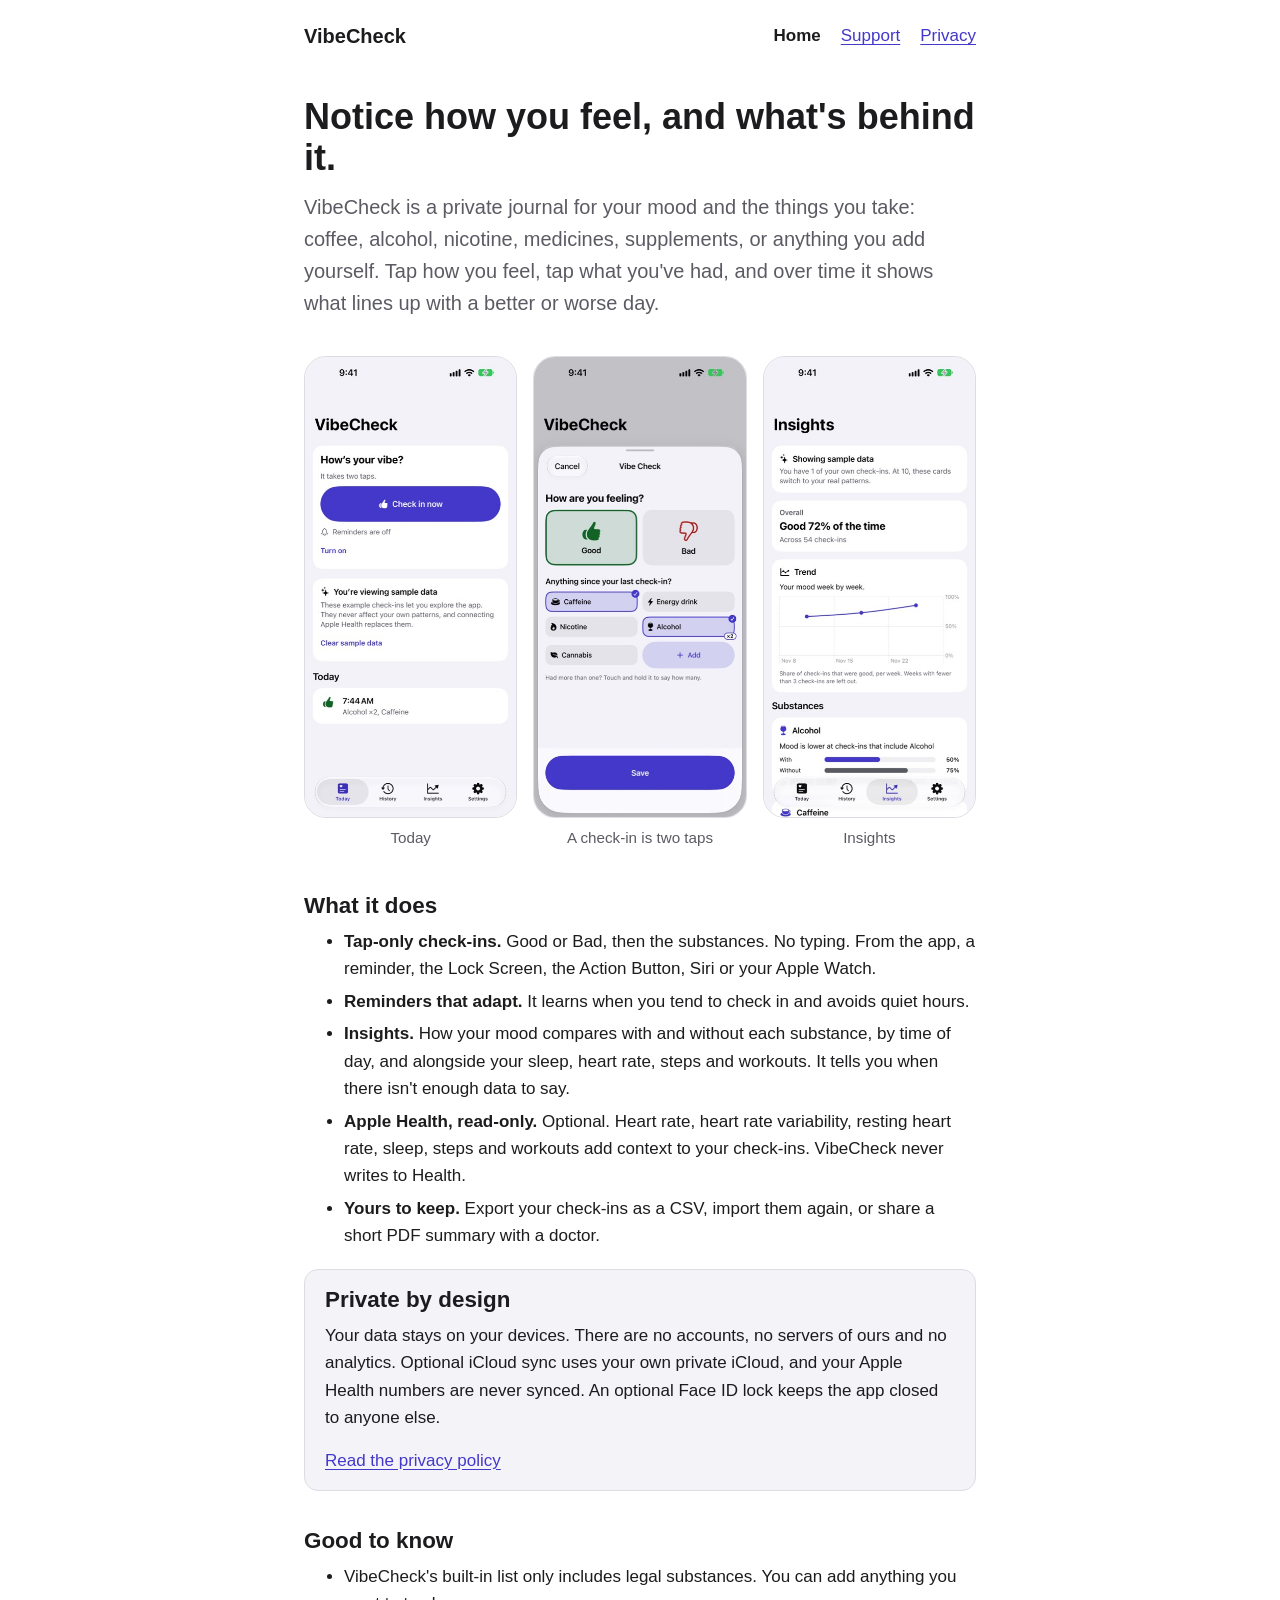
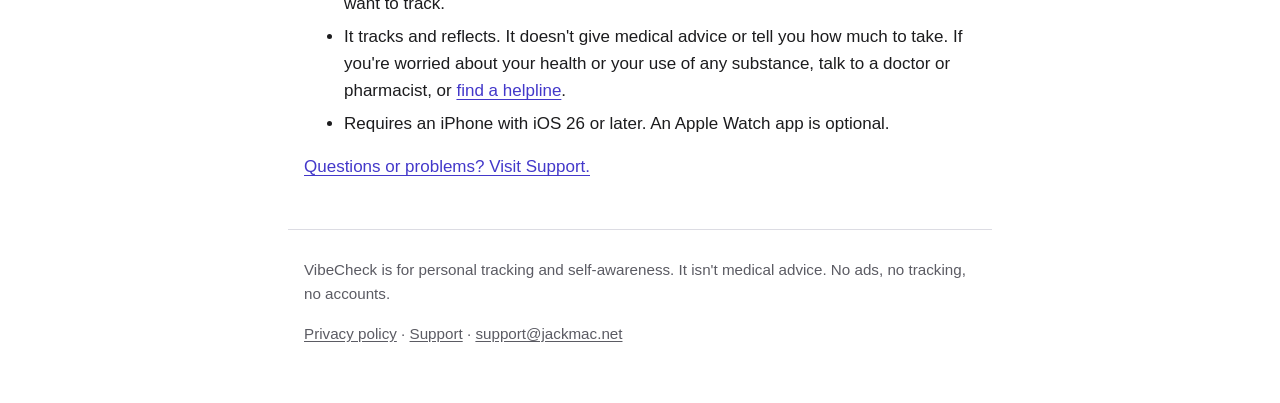
<file: index.html>
<!doctype html>
<html lang="en">
<head>
<meta charset="utf-8">
<meta name="viewport" content="width=device-width, initial-scale=1">
<title>VibeCheck: a private mood and substance journal</title>
<meta name="description" content="VibeCheck is a private iPhone journal that shows how your mood lines up with the things you take. No accounts, no tracking.">
<meta name="color-scheme" content="light dark">
<link rel="stylesheet" href="style.css">
</head>
<body>
<a class="skip" href="#main">Skip to content</a>
<header>
  <a class="brand" href="index.html">VibeCheck</a>
  <nav aria-label="Main">
    <a href="index.html" aria-current="page">Home</a>
    <a href="support.html">Support</a>
    <a href="privacy.html">Privacy</a>
  </nav>
</header>
<main id="main">

<h1>Notice how you feel, and what's behind it.</h1>
<p class="lead">VibeCheck is a private journal for your mood and the things you take: coffee, alcohol, nicotine, medicines, supplements, or anything you add yourself. Tap how you feel, tap what you've had, and over time it shows what lines up with a better or worse day.</p>

<ul class="shots" aria-label="Screenshots">
  <li><figure style="margin:0"><img src="img/01-today.jpg" alt="The Today screen with a Check in now button and a recent mood summary" width="450" height="978"><figcaption>Today</figcaption></figure></li>
  <li><figure style="margin:0"><img src="img/02-check-in.jpg" alt="The Vibe Check sheet with Good and Bad buttons and a grid of substances" width="450" height="978"><figcaption>A check-in is two taps</figcaption></figure></li>
  <li><figure style="margin:0"><img src="img/03-insights.jpg" alt="The Insights screen comparing mood with and without a substance" width="450" height="978"><figcaption>Insights</figcaption></figure></li>
</ul>

<h2>What it does</h2>
<ul>
  <li><strong>Tap-only check-ins.</strong> Good or Bad, then the substances. No typing. From the app, a reminder, the Lock Screen, the Action Button, Siri or your Apple Watch.</li>
  <li><strong>Reminders that adapt.</strong> It learns when you tend to check in and avoids quiet hours.</li>
  <li><strong>Insights.</strong> How your mood compares with and without each substance, by time of day, and alongside your sleep, heart rate, steps and workouts. It tells you when there isn't enough data to say.</li>
  <li><strong>Apple Health, read-only.</strong> Optional. Heart rate, heart rate variability, resting heart rate, sleep, steps and workouts add context to your check-ins. VibeCheck never writes to Health.</li>
  <li><strong>Yours to keep.</strong> Export your check-ins as a CSV, import them again, or share a short PDF summary with a doctor.</li>
</ul>

<div class="card">
  <h2>Private by design</h2>
  <p>Your data stays on your devices. There are no accounts, no servers of ours and no analytics. Optional iCloud sync uses your own private iCloud, and your Apple Health numbers are never synced. An optional Face ID lock keeps the app closed to anyone else.</p>
  <p><a href="privacy.html">Read the privacy policy</a></p>
</div>

<h2>Good to know</h2>
<ul>
  <li>VibeCheck's built-in list only includes legal substances. You can add anything you want to track.</li>
  <li>It tracks and reflects. It doesn't give medical advice or tell you how much to take. If you're worried about your health or your use of any substance, talk to a doctor or pharmacist, or <a href="support.html#help">find a helpline</a>.</li>
  <li>Requires an iPhone with iOS 26 or later. An Apple Watch app is optional.</li>
</ul>

<p><a href="support.html">Questions or problems? Visit Support.</a></p>

</main>
<footer>
  <p>VibeCheck is for personal tracking and self-awareness. It isn't medical advice. No ads, no tracking, no accounts.</p>
  <p><a href="privacy.html">Privacy policy</a> · <a href="support.html">Support</a> · <a href="mailto:support@jackmac.net">support@jackmac.net</a></p>
</footer>
</body>
</html>
</file>
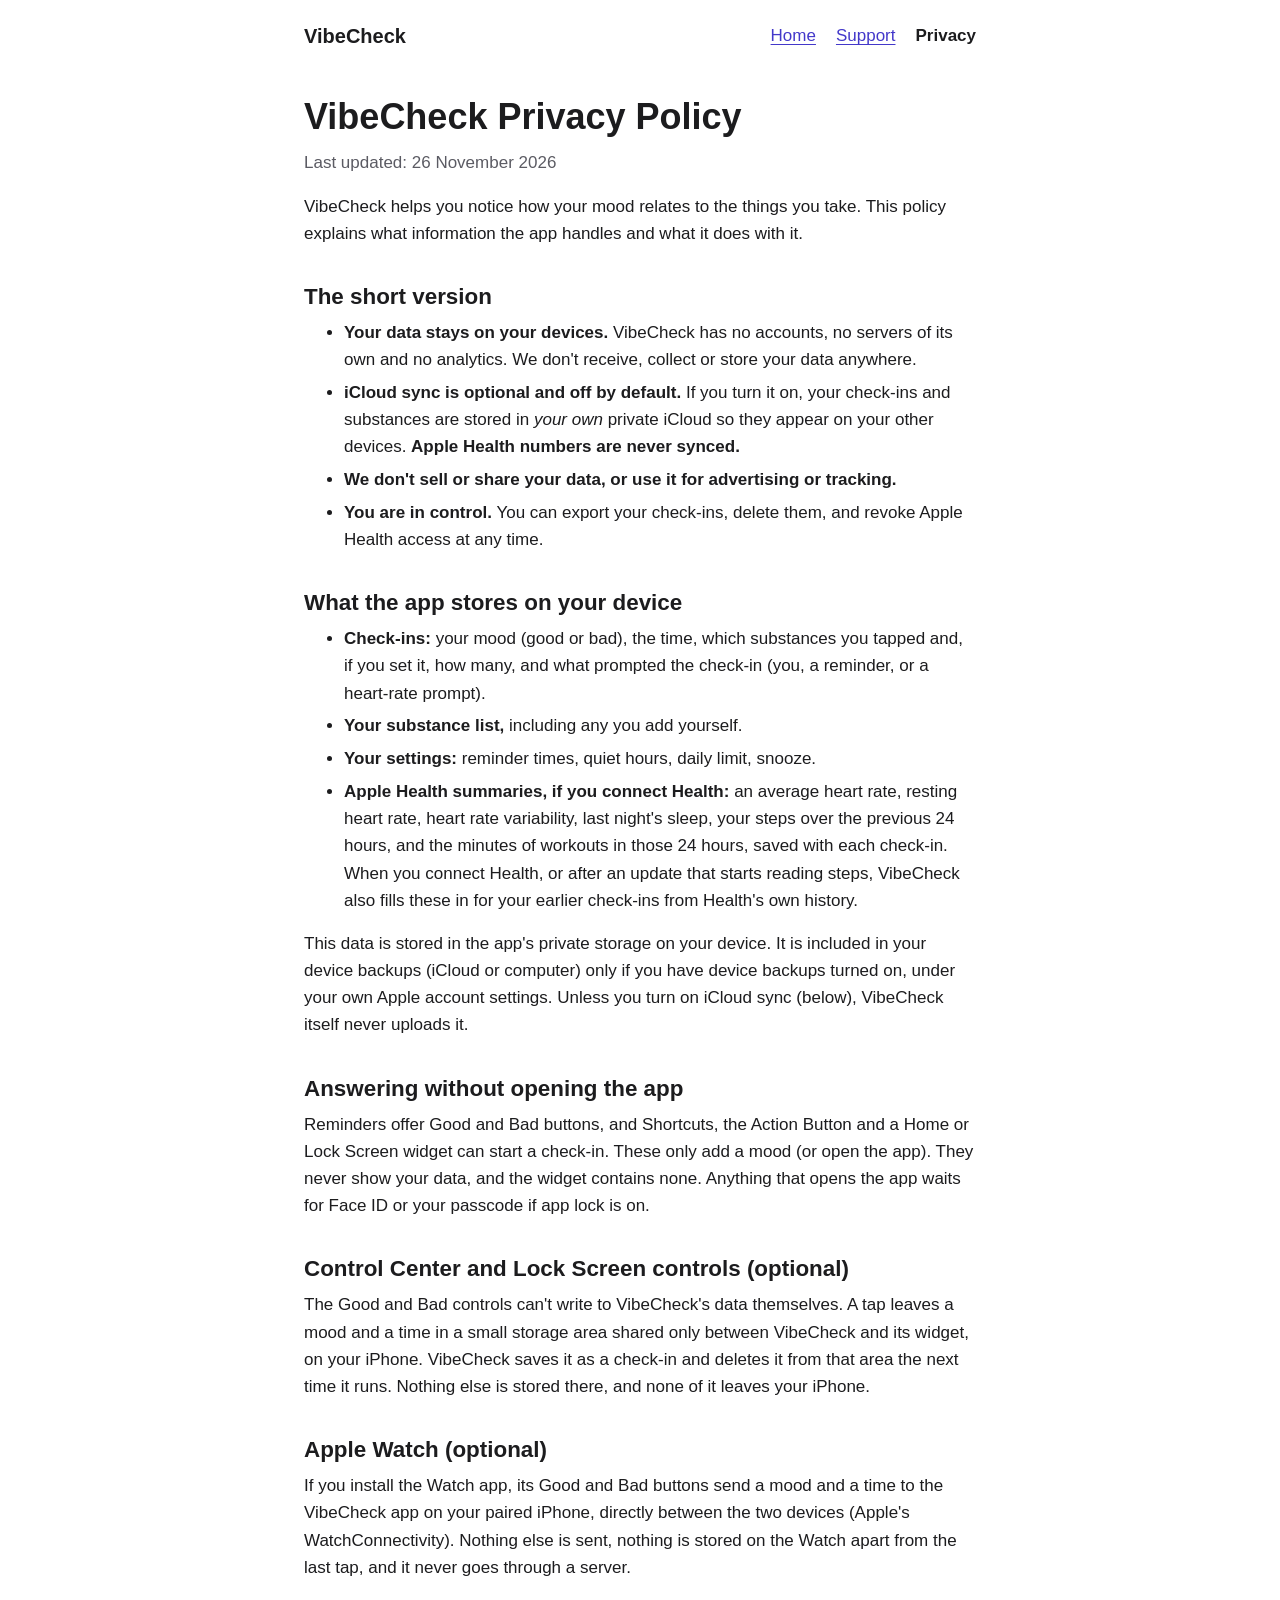
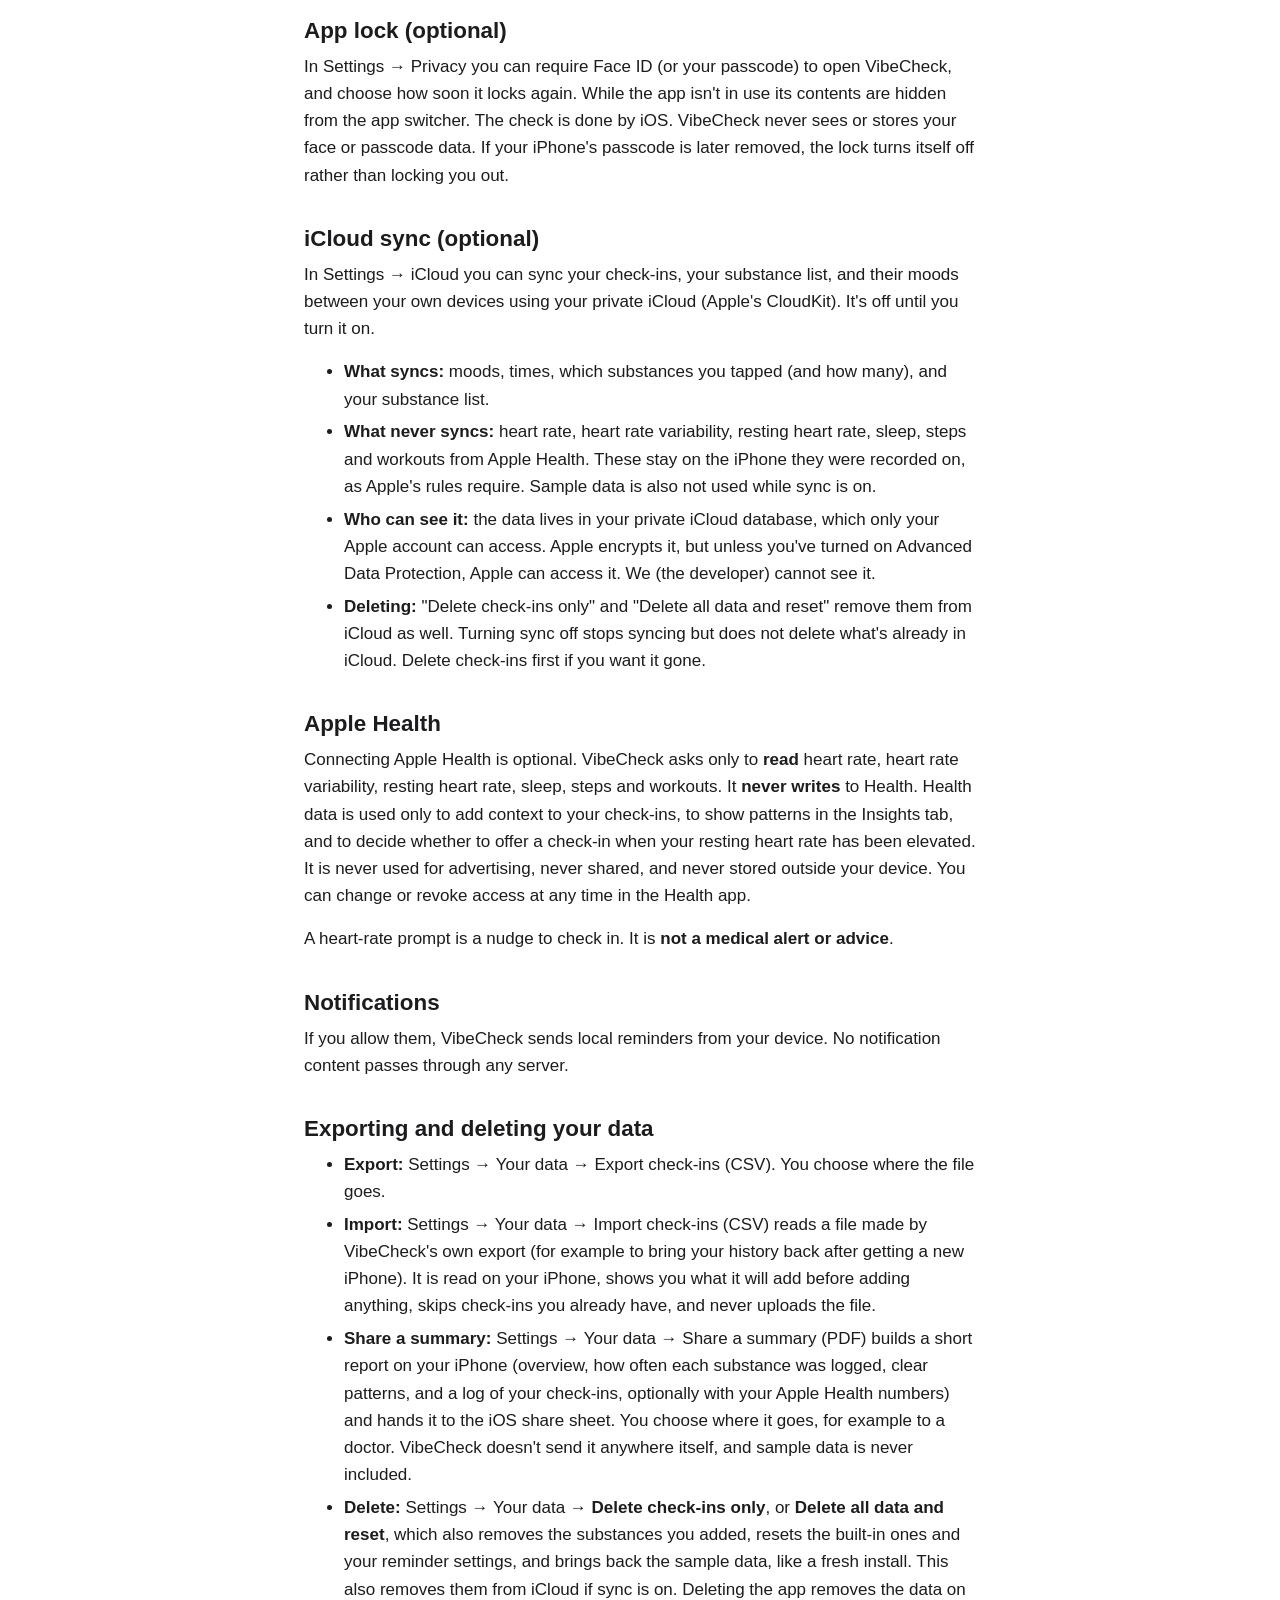
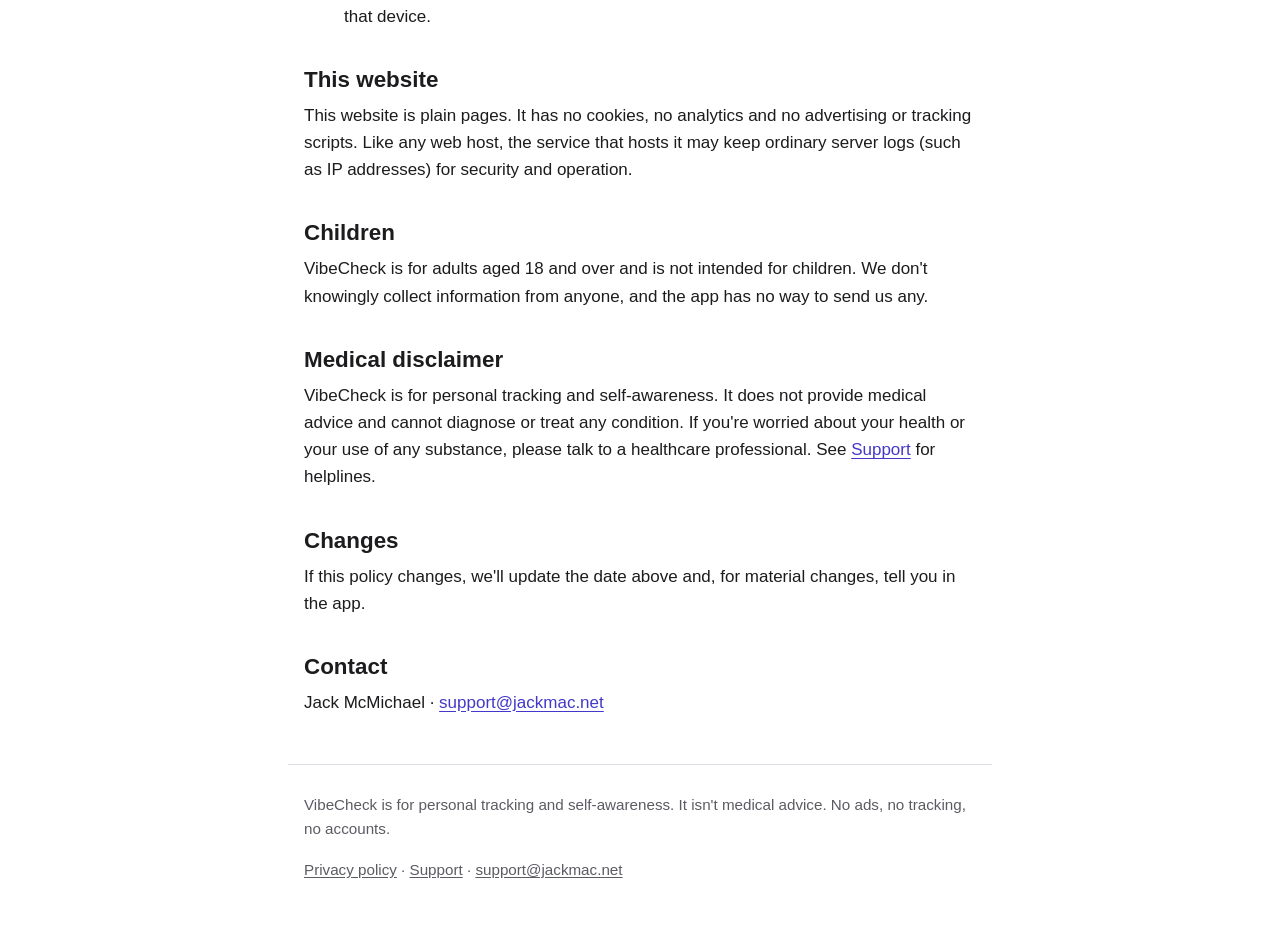
<file: privacy.html>
<!doctype html>
<html lang="en">
<head>
<meta charset="utf-8">
<meta name="viewport" content="width=device-width, initial-scale=1">
<title>VibeCheck Privacy Policy</title>
<meta name="description" content="How VibeCheck handles your information: on-device by default, optional private iCloud sync, read-only Apple Health, no tracking.">
<meta name="color-scheme" content="light dark">
<link rel="stylesheet" href="style.css">
</head>
<body>
<a class="skip" href="#main">Skip to content</a>
<header>
  <a class="brand" href="index.html">VibeCheck</a>
  <nav aria-label="Main">
    <a href="index.html">Home</a>
    <a href="support.html">Support</a>
    <a href="privacy.html" aria-current="page">Privacy</a>
  </nav>
</header>
<main id="main">

<h1>VibeCheck Privacy Policy</h1>
<p class="subtle">Last updated: 26 November 2026</p>

<p>VibeCheck helps you notice how your mood relates to the things you take. This policy explains what information the app handles and what it does with it.</p>

<h2>The short version</h2>
<ul>
  <li><strong>Your data stays on your devices.</strong> VibeCheck has no accounts, no servers of its own and no analytics. We don't receive, collect or store your data anywhere.</li>
  <li><strong>iCloud sync is optional and off by default.</strong> If you turn it on, your check-ins and substances are stored in <em>your own</em> private iCloud so they appear on your other devices. <strong>Apple Health numbers are never synced.</strong></li>
  <li><strong>We don't sell or share your data, or use it for advertising or tracking.</strong></li>
  <li><strong>You are in control.</strong> You can export your check-ins, delete them, and revoke Apple Health access at any time.</li>
</ul>

<h2>What the app stores on your device</h2>
<ul>
  <li><strong>Check-ins:</strong> your mood (good or bad), the time, which substances you tapped and, if you set it, how many, and what prompted the check-in (you, a reminder, or a heart-rate prompt).</li>
  <li><strong>Your substance list,</strong> including any you add yourself.</li>
  <li><strong>Your settings:</strong> reminder times, quiet hours, daily limit, snooze.</li>
  <li><strong>Apple Health summaries, if you connect Health:</strong> an average heart rate, resting heart rate, heart rate variability, last night's sleep, your steps over the previous 24 hours, and the minutes of workouts in those 24 hours, saved with each check-in. When you connect Health, or after an update that starts reading steps, VibeCheck also fills these in for your earlier check-ins from Health's own history.</li>
</ul>
<p>This data is stored in the app's private storage on your device. It is included in your device backups (iCloud or computer) only if you have device backups turned on, under your own Apple account settings. Unless you turn on iCloud sync (below), VibeCheck itself never uploads it.</p>

<h2>Answering without opening the app</h2>
<p>Reminders offer Good and Bad buttons, and Shortcuts, the Action Button and a Home or Lock Screen widget can start a check-in. These only add a mood (or open the app). They never show your data, and the widget contains none. Anything that opens the app waits for Face ID or your passcode if app lock is on.</p>

<h2>Control Center and Lock Screen controls (optional)</h2>
<p>The Good and Bad controls can't write to VibeCheck's data themselves. A tap leaves a mood and a time in a small storage area shared only between VibeCheck and its widget, on your iPhone. VibeCheck saves it as a check-in and deletes it from that area the next time it runs. Nothing else is stored there, and none of it leaves your iPhone.</p>

<h2>Apple Watch (optional)</h2>
<p>If you install the Watch app, its Good and Bad buttons send a mood and a time to the VibeCheck app on your paired iPhone, directly between the two devices (Apple's WatchConnectivity). Nothing else is sent, nothing is stored on the Watch apart from the last tap, and it never goes through a server.</p>

<h2>App lock (optional)</h2>
<p>In Settings → Privacy you can require Face ID (or your passcode) to open VibeCheck, and choose how soon it locks again. While the app isn't in use its contents are hidden from the app switcher. The check is done by iOS. VibeCheck never sees or stores your face or passcode data. If your iPhone's passcode is later removed, the lock turns itself off rather than locking you out.</p>

<h2>iCloud sync (optional)</h2>
<p>In Settings → iCloud you can sync your check-ins, your substance list, and their moods between your own devices using your private iCloud (Apple's CloudKit). It's off until you turn it on.</p>
<ul>
  <li><strong>What syncs:</strong> moods, times, which substances you tapped (and how many), and your substance list.</li>
  <li><strong>What never syncs:</strong> heart rate, heart rate variability, resting heart rate, sleep, steps and workouts from Apple Health. These stay on the iPhone they were recorded on, as Apple's rules require. Sample data is also not used while sync is on.</li>
  <li><strong>Who can see it:</strong> the data lives in your private iCloud database, which only your Apple account can access. Apple encrypts it, but unless you've turned on Advanced Data Protection, Apple can access it. We (the developer) cannot see it.</li>
  <li><strong>Deleting:</strong> "Delete check-ins only" and "Delete all data and reset" remove them from iCloud as well. Turning sync off stops syncing but does not delete what's already in iCloud. Delete check-ins first if you want it gone.</li>
</ul>

<h2>Apple Health</h2>
<p>Connecting Apple Health is optional. VibeCheck asks only to <strong>read</strong> heart rate, heart rate variability, resting heart rate, sleep, steps and workouts. It <strong>never writes</strong> to Health. Health data is used only to add context to your check-ins, to show patterns in the Insights tab, and to decide whether to offer a check-in when your resting heart rate has been elevated. It is never used for advertising, never shared, and never stored outside your device. You can change or revoke access at any time in the Health app.</p>
<p>A heart-rate prompt is a nudge to check in. It is <strong>not a medical alert or advice</strong>.</p>

<h2>Notifications</h2>
<p>If you allow them, VibeCheck sends local reminders from your device. No notification content passes through any server.</p>

<h2>Exporting and deleting your data</h2>
<ul>
  <li><strong>Export:</strong> Settings → Your data → Export check-ins (CSV). You choose where the file goes.</li>
  <li><strong>Import:</strong> Settings → Your data → Import check-ins (CSV) reads a file made by VibeCheck's own export (for example to bring your history back after getting a new iPhone). It is read on your iPhone, shows you what it will add before adding anything, skips check-ins you already have, and never uploads the file.</li>
  <li><strong>Share a summary:</strong> Settings → Your data → Share a summary (PDF) builds a short report on your iPhone (overview, how often each substance was logged, clear patterns, and a log of your check-ins, optionally with your Apple Health numbers) and hands it to the iOS share sheet. You choose where it goes, for example to a doctor. VibeCheck doesn't send it anywhere itself, and sample data is never included.</li>
  <li><strong>Delete:</strong> Settings → Your data → <strong>Delete check-ins only</strong>, or <strong>Delete all data and reset</strong>, which also removes the substances you added, resets the built-in ones and your reminder settings, and brings back the sample data, like a fresh install. This also removes them from iCloud if sync is on. Deleting the app removes the data on that device.</li>
</ul>

<h2>This website</h2>
<p>This website is plain pages. It has no cookies, no analytics and no advertising or tracking scripts. Like any web host, the service that hosts it may keep ordinary server logs (such as IP addresses) for security and operation.</p>

<h2>Children</h2>
<p>VibeCheck is for adults aged 18 and over and is not intended for children. We don't knowingly collect information from anyone, and the app has no way to send us any.</p>

<h2>Medical disclaimer</h2>
<p>VibeCheck is for personal tracking and self-awareness. It does not provide medical advice and cannot diagnose or treat any condition. If you're worried about your health or your use of any substance, please talk to a healthcare professional. See <a href="support.html#help">Support</a> for helplines.</p>

<h2>Changes</h2>
<p>If this policy changes, we'll update the date above and, for material changes, tell you in the app.</p>

<h2>Contact</h2>
<p>Jack McMichael · <a href="mailto:support@jackmac.net">support@jackmac.net</a></p>

</main>
<footer>
  <p>VibeCheck is for personal tracking and self-awareness. It isn't medical advice. No ads, no tracking, no accounts.</p>
  <p><a href="privacy.html">Privacy policy</a> · <a href="support.html">Support</a> · <a href="mailto:support@jackmac.net">support@jackmac.net</a></p>
</footer>
</body>
</html>
</file>
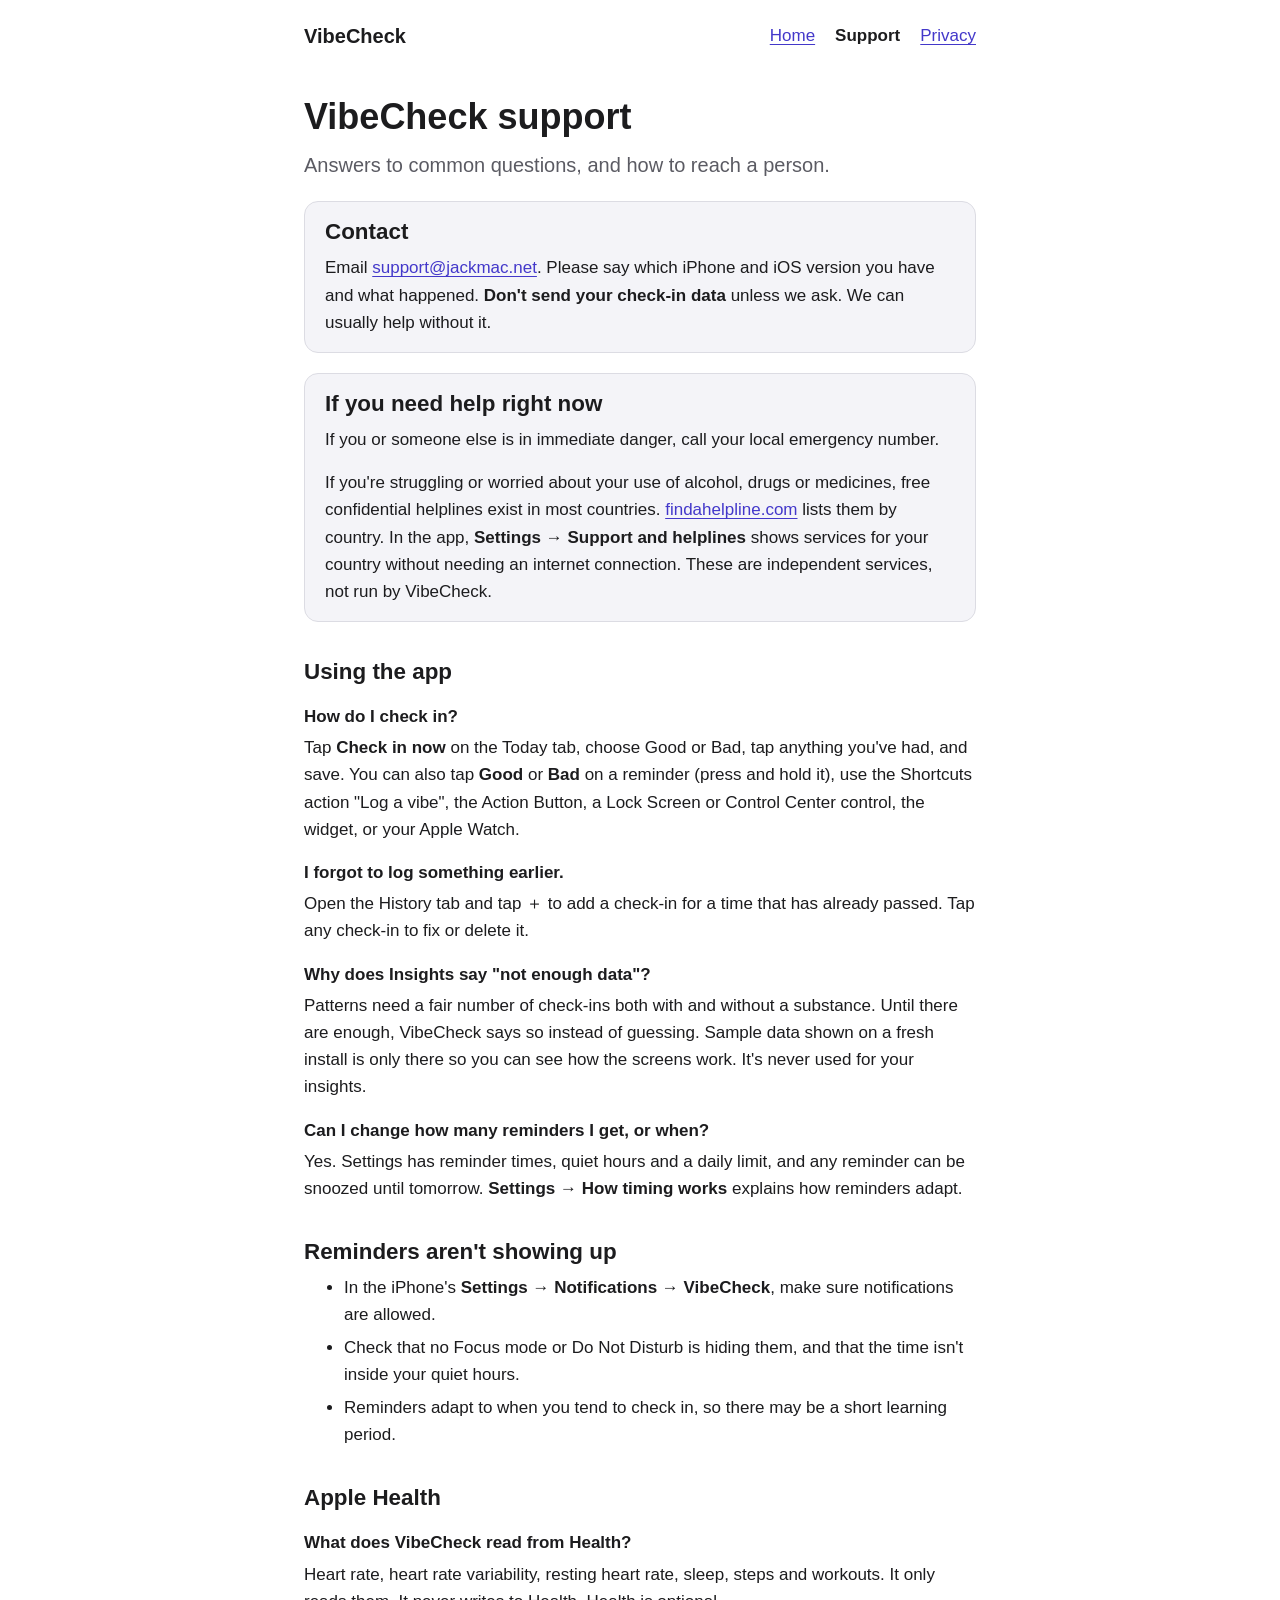
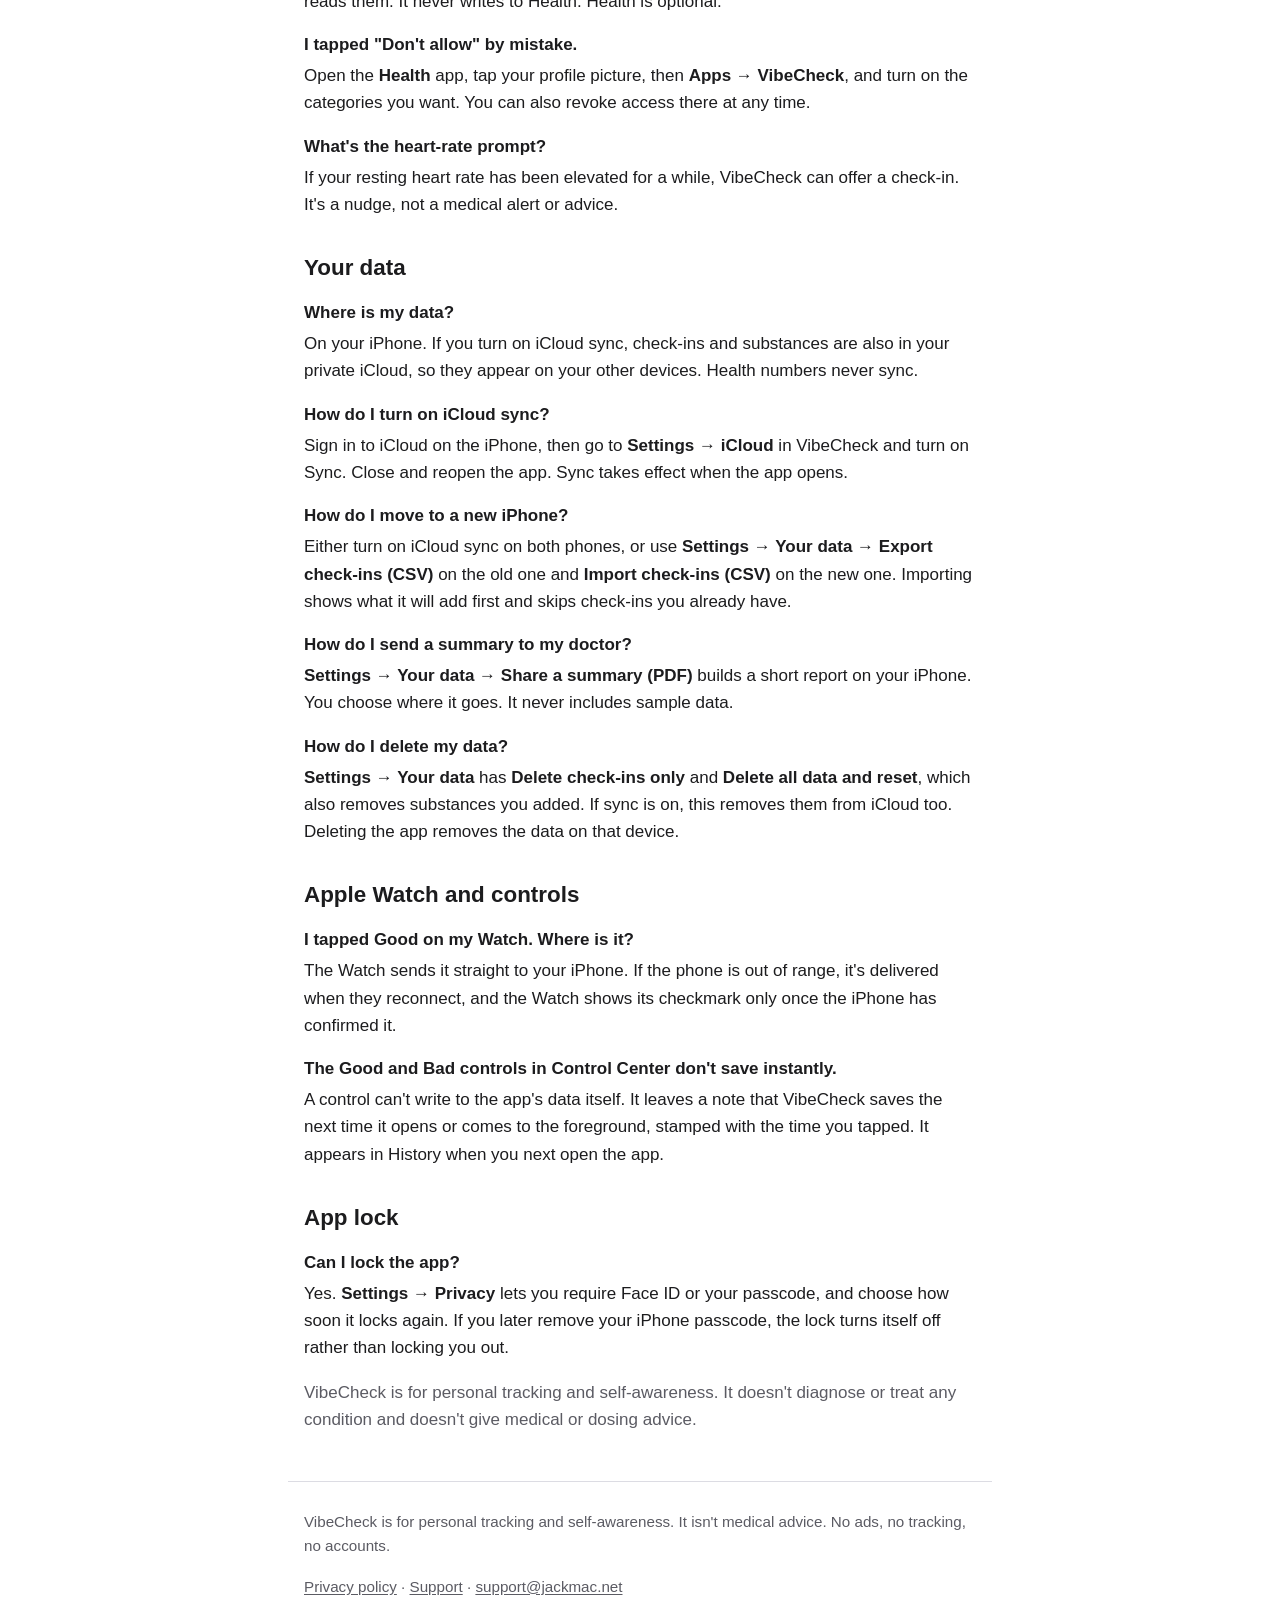
<file: support.html>
<!doctype html>
<html lang="en">
<head>
<meta charset="utf-8">
<meta name="viewport" content="width=device-width, initial-scale=1">
<title>VibeCheck Support</title>
<meta name="description" content="Help with VibeCheck: check-ins, reminders, Apple Health, iCloud sync, exporting your data, and how to get in touch.">
<meta name="color-scheme" content="light dark">
<link rel="stylesheet" href="style.css">
</head>
<body>
<a class="skip" href="#main">Skip to content</a>
<header>
  <a class="brand" href="index.html">VibeCheck</a>
  <nav aria-label="Main">
    <a href="index.html">Home</a>
    <a href="support.html" aria-current="page">Support</a>
    <a href="privacy.html">Privacy</a>
  </nav>
</header>
<main id="main">

<h1>VibeCheck support</h1>
<p class="lead">Answers to common questions, and how to reach a person.</p>

<div class="card">
  <h2 style="margin-top:0">Contact</h2>
  <p>Email <a href="mailto:support@jackmac.net">support@jackmac.net</a>. Please say which iPhone and iOS version you have and what happened. <strong>Don't send your check-in data</strong> unless we ask. We can usually help without it.</p>
</div>

<div class="card" id="help">
  <h2 style="margin-top:0">If you need help right now</h2>
  <p>If you or someone else is in immediate danger, call your local emergency number.</p>
  <p>If you're struggling or worried about your use of alcohol, drugs or medicines, free confidential helplines exist in most countries. <a href="https://findahelpline.com">findahelpline.com</a> lists them by country. In the app, <strong>Settings → Support and helplines</strong> shows services for your country without needing an internet connection. These are independent services, not run by VibeCheck.</p>
</div>

<h2>Using the app</h2>
<dl>
  <dt>How do I check in?</dt>
  <dd>Tap <strong>Check in now</strong> on the Today tab, choose Good or Bad, tap anything you've had, and save. You can also tap <strong>Good</strong> or <strong>Bad</strong> on a reminder (press and hold it), use the Shortcuts action "Log a vibe", the Action Button, a Lock Screen or Control Center control, the widget, or your Apple Watch.</dd>

  <dt>I forgot to log something earlier.</dt>
  <dd>Open the History tab and tap ＋ to add a check-in for a time that has already passed. Tap any check-in to fix or delete it.</dd>

  <dt>Why does Insights say "not enough data"?</dt>
  <dd>Patterns need a fair number of check-ins both with and without a substance. Until there are enough, VibeCheck says so instead of guessing. Sample data shown on a fresh install is only there so you can see how the screens work. It's never used for your insights.</dd>

  <dt>Can I change how many reminders I get, or when?</dt>
  <dd>Yes. Settings has reminder times, quiet hours and a daily limit, and any reminder can be snoozed until tomorrow. <strong>Settings → How timing works</strong> explains how reminders adapt.</dd>
</dl>

<h2>Reminders aren't showing up</h2>
<ul>
  <li>In the iPhone's <strong>Settings → Notifications → VibeCheck</strong>, make sure notifications are allowed.</li>
  <li>Check that no Focus mode or Do Not Disturb is hiding them, and that the time isn't inside your quiet hours.</li>
  <li>Reminders adapt to when you tend to check in, so there may be a short learning period.</li>
</ul>

<h2>Apple Health</h2>
<dl>
  <dt>What does VibeCheck read from Health?</dt>
  <dd>Heart rate, heart rate variability, resting heart rate, sleep, steps and workouts. It only reads them. It never writes to Health. Health is optional.</dd>

  <dt>I tapped "Don't allow" by mistake.</dt>
  <dd>Open the <strong>Health</strong> app, tap your profile picture, then <strong>Apps → VibeCheck</strong>, and turn on the categories you want. You can also revoke access there at any time.</dd>

  <dt>What's the heart-rate prompt?</dt>
  <dd>If your resting heart rate has been elevated for a while, VibeCheck can offer a check-in. It's a nudge, not a medical alert or advice.</dd>
</dl>

<h2>Your data</h2>
<dl>
  <dt>Where is my data?</dt>
  <dd>On your iPhone. If you turn on iCloud sync, check-ins and substances are also in your private iCloud, so they appear on your other devices. Health numbers never sync.</dd>

  <dt>How do I turn on iCloud sync?</dt>
  <dd>Sign in to iCloud on the iPhone, then go to <strong>Settings → iCloud</strong> in VibeCheck and turn on Sync. Close and reopen the app. Sync takes effect when the app opens.</dd>

  <dt>How do I move to a new iPhone?</dt>
  <dd>Either turn on iCloud sync on both phones, or use <strong>Settings → Your data → Export check-ins (CSV)</strong> on the old one and <strong>Import check-ins (CSV)</strong> on the new one. Importing shows what it will add first and skips check-ins you already have.</dd>

  <dt>How do I send a summary to my doctor?</dt>
  <dd><strong>Settings → Your data → Share a summary (PDF)</strong> builds a short report on your iPhone. You choose where it goes. It never includes sample data.</dd>

  <dt>How do I delete my data?</dt>
  <dd><strong>Settings → Your data</strong> has <strong>Delete check-ins only</strong> and <strong>Delete all data and reset</strong>, which also removes substances you added. If sync is on, this removes them from iCloud too. Deleting the app removes the data on that device.</dd>
</dl>

<h2>Apple Watch and controls</h2>
<dl>
  <dt>I tapped Good on my Watch. Where is it?</dt>
  <dd>The Watch sends it straight to your iPhone. If the phone is out of range, it's delivered when they reconnect, and the Watch shows its checkmark only once the iPhone has confirmed it.</dd>

  <dt>The Good and Bad controls in Control Center don't save instantly.</dt>
  <dd>A control can't write to the app's data itself. It leaves a note that VibeCheck saves the next time it opens or comes to the foreground, stamped with the time you tapped. It appears in History when you next open the app.</dd>
</dl>

<h2>App lock</h2>
<dl>
  <dt>Can I lock the app?</dt>
  <dd>Yes. <strong>Settings → Privacy</strong> lets you require Face ID or your passcode, and choose how soon it locks again. If you later remove your iPhone passcode, the lock turns itself off rather than locking you out.</dd>
</dl>

<p class="subtle">VibeCheck is for personal tracking and self-awareness. It doesn't diagnose or treat any condition and doesn't give medical or dosing advice.</p>

</main>
<footer>
  <p>VibeCheck is for personal tracking and self-awareness. It isn't medical advice. No ads, no tracking, no accounts.</p>
  <p><a href="privacy.html">Privacy policy</a> · <a href="support.html">Support</a> · <a href="mailto:support@jackmac.net">support@jackmac.net</a></p>
</footer>
</body>
</html>
</file>
<file: style.css>
:root {
  --bg: #ffffff;
  --text: #1c1c1e;
  --subtle: #5b5b63;
  --accent: #4338ca;
  --card: #f4f4f8;
  --line: #dcdce3;
}
@media (prefers-color-scheme: dark) {
  :root {
    --bg: #101014;
    --text: #f2f2f7;
    --subtle: #a9a9b3;
    --accent: #8f8cff;
    --card: #1b1b22;
    --line: #34343e;
  }
}
* { box-sizing: border-box; }
html { -webkit-text-size-adjust: 100%; }
body {
  margin: 0;
  background: var(--bg);
  color: var(--text);
  font: 1.0625rem/1.6 -apple-system, BlinkMacSystemFont, "SF Pro Text", "Segoe UI", Roboto, sans-serif;
}
a { color: var(--accent); text-underline-offset: 0.15em; }
a:focus-visible { outline: 3px solid var(--accent); outline-offset: 2px; border-radius: 2px; }
.skip { position: absolute; left: -999px; }
.skip:focus { left: 1rem; top: 1rem; background: var(--bg); padding: 0.5rem 1rem; z-index: 10; }
header, main, footer { max-width: 44rem; margin: 0 auto; padding: 0 1rem; }
header { display: flex; flex-wrap: wrap; align-items: center; justify-content: space-between; gap: 0.5rem 1.5rem; padding-top: 1.25rem; padding-bottom: 1.25rem; }
.brand { font-weight: 700; font-size: 1.25rem; color: var(--text); text-decoration: none; }
nav { display: flex; gap: 1.25rem; }
nav a[aria-current="page"] { color: var(--text); font-weight: 600; text-decoration: none; }
h1 { font-size: 2.25rem; line-height: 1.15; margin: 1.5rem 0 0.75rem; }
h2 { font-size: 1.4rem; line-height: 1.25; margin: 2.25rem 0 0.5rem; }
h3 { font-size: 1.1rem; margin: 1.5rem 0 0.25rem; }
p, ul { margin: 0.5rem 0 1rem; }
li { margin: 0.35rem 0; }
.lead { font-size: 1.25rem; color: var(--subtle); }
.subtle { color: var(--subtle); }
.card { background: var(--card); border: 1px solid var(--line); border-radius: 14px; padding: 1rem 1.25rem; margin: 1.25rem 0; }
.card > :first-child { margin-top: 0; }
.card > :last-child { margin-bottom: 0; }
.shots { display: grid; grid-template-columns: repeat(auto-fit, minmax(13rem, 1fr)); gap: 1rem; margin: 2rem 0; padding: 0; list-style: none; }
.shots img { width: 100%; height: auto; border-radius: 22px; border: 1px solid var(--line); display: block; }
.shots figcaption { text-align: center; color: var(--subtle); font-size: 0.95rem; margin-top: 0.5rem; }
footer { border-top: 1px solid var(--line); margin-top: 3rem; padding-top: 1.25rem; padding-bottom: 2.5rem; color: var(--subtle); font-size: 0.95rem; }
footer a { color: var(--subtle); }
dt { font-weight: 600; margin-top: 1rem; }
dd { margin: 0.25rem 0 0; }
@media (max-width: 30rem) { h1 { font-size: 1.85rem; } }
</file>
